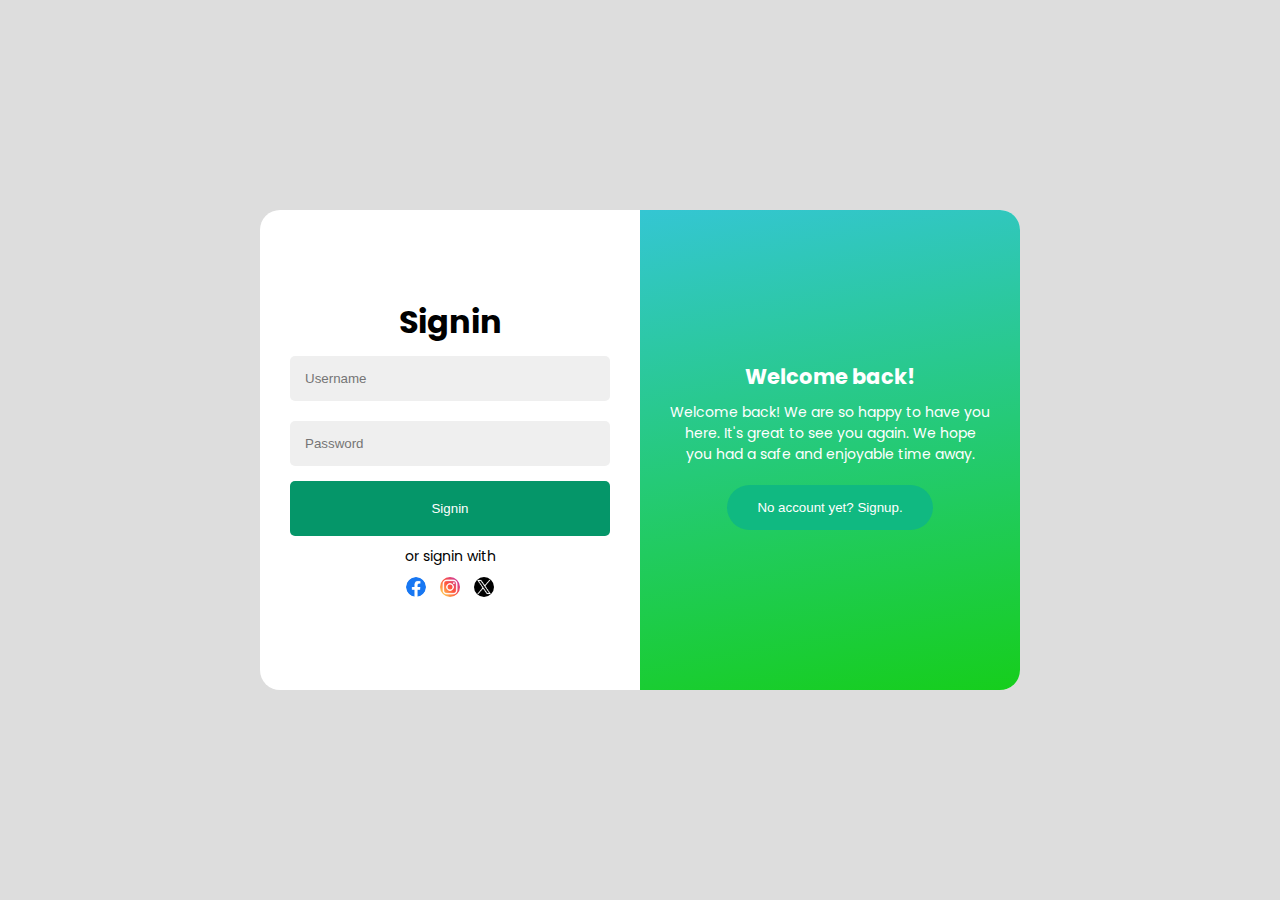
<file: index.html>
<!DOCTYPE html>
<html lang="en">
<head>
    <meta charset="UTF-8">
    <meta name="viewport" content="width=device-width, initial-scale=1.0">
    <title>login page</title>
    <link rel="stylesheet" type="text/css" href="style.css">
    <meta name="google-site-verification" content="-z9g4G0X6TaDI5MUeTirIyiPxDWf1JbfRl-dJFRb9IY" />
</head>
<body>
<div class="container">
    <div class="forms-container">
      <div class="form-control signup-form">
        <form action="#">
          <h2>Signup</h2>
          <input type="text" placeholder="Username" required />
          <input type="email" placeholder="Email" required />
          <input type="password" placeholder="Password" required />
          <input type="password" placeholder="Confirm password" required />
          <button>Signup</button>
        </form>
        <span>or signup with</span>
        <div class="socials">
          <a href=""><img src="facebook.png" alt=""></a>
         <a href=""><img src="instagram.png" alt=""></a> 
          <a href=""><img src="twitter.png" alt=""></a>
        </div>
      </div>
      <div class="form-control signin-form">
        <form action="#">
          <h2>Signin</h2>
          <input type="text" placeholder="Username" required />
          <input type="password" placeholder="Password" required />
          <button>Signin</button>
        </form>
        <span>or signin with</span>
        <div class="socials">
          <a href=""><img src="facebook.png" alt=""></a>
         <a href=""><img src="instagram.png" alt=""></a> 
          <a href=""><img src="twitter.png" alt=""></a>
        </div>
      </div>
    </div>
    <div class="intros-container">
      <div class="intro-control signin-intro">
        <div class="intro-control__inner">
          <h2>Welcome back!</h2>
          <p>
            Welcome back! We are so happy to have you here. It's great to see you again. We hope you had a safe and enjoyable time away.
          </p>
          <button id="signup-btn">No account yet? Signup.</button>
        </div>
      </div>
      <div class="intro-control signup-intro">
        <div class="intro-control__inner">
          <h2>Come join us!</h2>
          <p>
            We are so excited to have you here.If you haven't already, create an account to get access to exclusive offers, rewards, and discounts.
          </p>
          <button id="signin-btn">Already have an account? Signin.</button>
        </div>
      </div>
    </div>
  </div>
  <script src="script.js"></script>
  </body>
  </html>
</file>
<file: style.css>
@import url("https://fonts.googleapis.com/css2?family=Poppins:wght@300;400;500;600&display=swap");
@import url("https://cdnjs.cloudflare.com/ajax/libs/font-awesome/5.15.2/css/all.min.css");
* {
  margin: 0px;
  padding: 0px;
  box-sizing: border-box;
}

body {
  font-family: "Poppins", sans-serif;
  display: flex;
  justify-content: center;
  align-items: center;
  height: 100vh;
  background-color: #ddd;
  font-size: 14px;
}

.container {
  background-color: #fff;
  width: 760px;
  max-width: 100vw;
  height: 480px;
  position: relative;
  overflow-x: hidden;
  border-radius: 20px;
}
.container .forms-container {
  position: relative;
  width: 50%;
  text-align: center;
}
.container .forms-container .form-control {
  position: absolute;
  width: 100%;
  display: flex;
  justify-content: center;
  flex-direction: column;
  height: 480px;
  transition: all 0.5s ease-in;
}
.container .forms-container .form-control h2 {
  font-size: 2rem;
}
.container .forms-container .form-control form {
  display: flex;
  flex-direction: column;
  margin: 0px 30px;
}
.container .forms-container .form-control form input {
  margin: 10px 0px;
  border: none;
  padding: 15px;
  background-color: #efefef;
  border-radius: 5px;
}
.container .forms-container .form-control form button {
  border: none;
  padding: 20px;
  margin-top: 5px;
  background-color: #059669;
  border-radius: 5px;
  color: #fff;
  cursor: pointer;
}
.container .forms-container .form-control form button:focus {
  outline: none;
}
.container .forms-container .form-control span {
  margin: 10px 0px;
}
.container .forms-container .form-control .socials img {
  margin: 0 5px;
  color: #fff;
  border-radius: 50%;
  height: 20px;
  width: 20px;
}

.container .forms-container .form-control.signup-form {
  opacity: 0;
  z-index: 1;
  left: 200%;
}
.container .forms-container .form-control.signin-form {
  opacity: 1;
  z-index: 2;
  left: 0%;
}
.container .intros-container {
  position: relative;
  left: 50%;
  width: 50%;
  text-align: center;
}
.container .intros-container .intro-control {
  position: absolute;
  width: 100%;
  display: flex;
  justify-content: center;
  flex-direction: column;
  height: 480px;
  color: #fff;
  background: linear-gradient(170deg, #34c6d3, #16ce1c);
  transition: all 0.5s ease-in;
}
.container .intros-container .intro-control .intro-control__inner {
  margin: 0px 30px;
}
.container .intros-container .intro-control button {
  border: none;
  padding: 15px 30px;
  background-color: #10b981;
  border-radius: 50px;
  color: #fff;
  margin: 10px 0px;
  cursor: pointer;
}

.container .intros-container .intro-control h3,
.container .intros-container .intro-control p {
  margin: 10px 0px;
}
.container .intros-container .intro-control.signin-intro {
  opacity: 1;
  z-index: 2;
}
.container .intros-container .intro-control.signup-intro {
  opacity: 0;
  z-index: 1;
}

.change .forms-container .form-control.signup-form {
  opacity: 1;
  z-index: 2;
  transform: translateX(-100%);
}
.change .forms-container .form-control.signup-form button {
  background-color: #2563eb !important;
}
.change .forms-container .form-control.signin-form {
  opacity: 0;
  z-index: 1;
  transform: translateX(-100%);
}
.change .intros-container .intro-control {
  transform: translateX(-100%);
  background: linear-gradient(170deg, #a431c7, #2653b3);
}
.change .intros-container .intro-control #signin-btn {
  background-color: #3a5ca5;
}
.change .intros-container .intro-control.signin-intro {
  opacity: 0;
  z-index: 1;
}
.change .intros-container .intro-control.signup-intro {
  opacity: 1;
  z-index: 2;
}
.container .forms-container .form-control .socials img {
  margin: 0 5px;
  color: #fff;
  border-radius: 50%;
  height: 20px;
  width: 20px;
}

@media screen and (max-width: 480px) {
  .container {
    height: 100vh;
    display: flex;
    flex-direction: column;
  }
  .container .forms-container {
    order: 2;
    width: 100%;
    height: 50vh;
  }
  .container .forms-container .form-control {
    position: absolute;
    height: 50vh;
  }
  .container .forms-container .form-control.signup-form {
    left: 0%;
    margin-top: 70px;
  }
  .container .intros-container {
    order: 1;
    width: 100%;
    left: 0%;
    height: 40vh;
  }
  .container .intros-container .intro-control {
    position: absolute;
    height: 40vh;
  }

  .change .forms-container .form-control.signup-form {
    transform: translateX(0%);
  }
  .change .forms-container .form-control.signin-form {
    transform: translateX(0%);
  }
  .change .intros-container .intro-control {
    transform: translateX(0%);
  }
}
</file>
